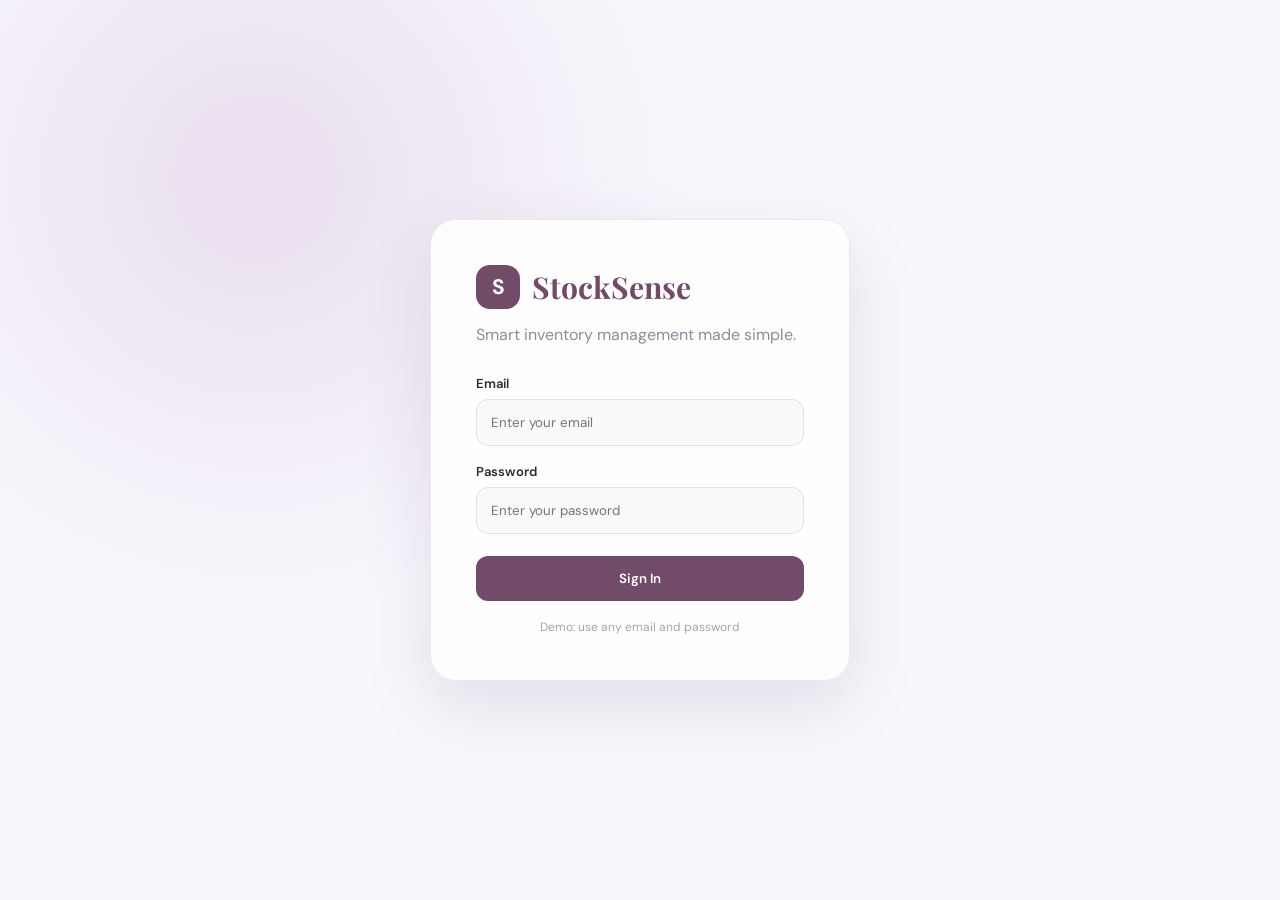
<file: index.html>
<!DOCTYPE html>
<html lang="en">
<head>
    <meta charset="UTF-8">
    <meta name="viewport" content="width=device-width, initial-scale=1.0">
    <title>StockSense | Login</title>
    <link rel="stylesheet" href="style.css">
</head>

<body class="login-body">

    <div class="login-card">

        <div class="brand">
            <div class="brand-icon">S</div>
            <h1>StockSense</h1>
        </div>

        <p class="login-subtitle">
            Smart inventory management made simple.
        </p>

        <form onsubmit="loginUser(event)">

            <label>Email</label>
            <input
                type="email"
                id="email"
                placeholder="Enter your email"
                required
            >

            <label>Password</label>
            <input
                type="password"
                id="password"
                placeholder="Enter your password"
                required
            >

            <button class="primary-btn" type="submit">
                Sign In
            </button>

        </form>

        <p class="demo-text">
            Demo: use any email and password
        </p>

    </div>

    <script src="script.js"></script>

</body>
</html>
</file>
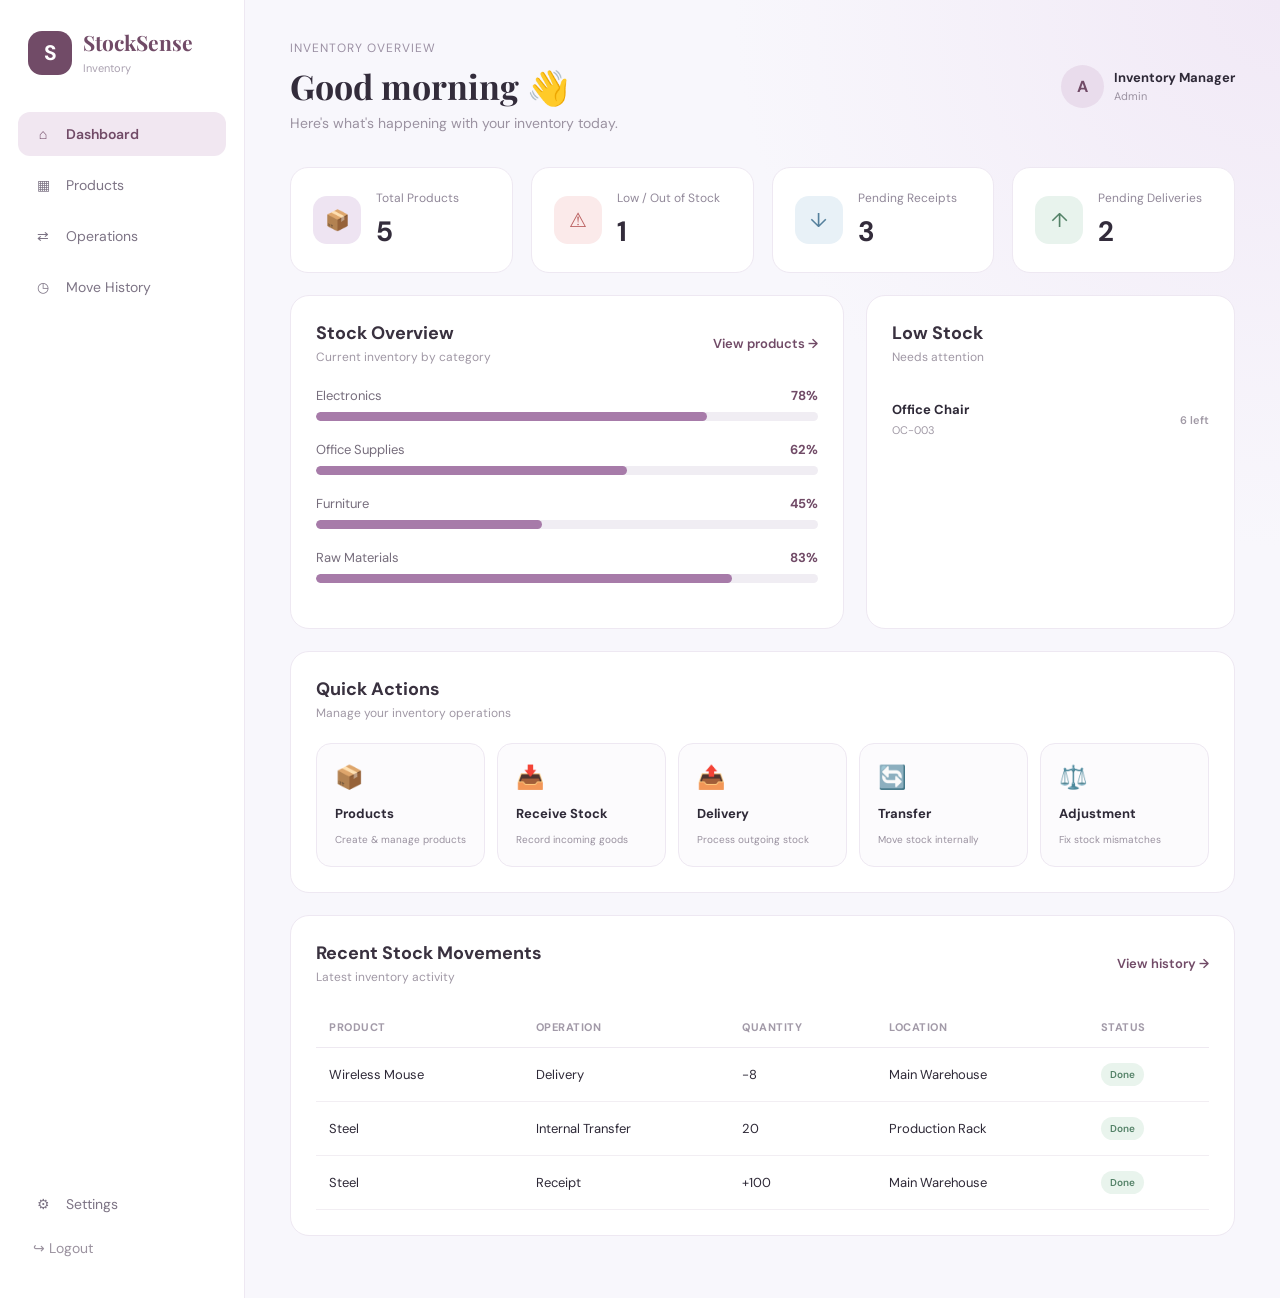
<file: dashboard.html>
<!DOCTYPE html>
<html lang="en">
<head>
    <meta charset="UTF-8">
    <meta name="viewport" content="width=device-width, initial-scale=1.0">

    <title>StockSense | Dashboard</title>

    <link rel="stylesheet" href="style.css">
</head>

<body>

<div class="app">

    <!-- SIDEBAR -->

    <aside class="sidebar">

        <div class="sidebar-brand">
            <div class="brand-icon">S</div>

            <div>
                <h2>StockSense</h2>
                <span>Inventory</span>
            </div>
        </div>

        <nav>

            <a class="nav-item active" href="dashboard.html">
                <span>⌂</span>
                Dashboard
            </a>

            <a class="nav-item" href="products.html">
                <span>▦</span>
                Products
            </a>

            <a class="nav-item" href="operations.html">
                <span>⇄</span>
                Operations
            </a>

            <a class="nav-item" href="operations.html#history">
                <span>◷</span>
                Move History
            </a>

        </nav>

        <div class="sidebar-bottom">

            <a class="nav-item" href="#">
                <span>⚙</span>
                Settings
            </a>

            <button class="logout-btn" onclick="logoutUser()">
                <span>↪</span>
                Logout
            </button>

        </div>

    </aside>


    <!-- MAIN CONTENT -->

    <main class="main">

        <header class="top-header">

            <div>
                <p class="small-label">Inventory Overview</p>

                <h1>Good morning 👋</h1>

                <p class="muted">
                    Here's what's happening with your inventory today.
                </p>
            </div>

            <div class="profile">

                <div class="avatar">
                    A
                </div>

                <div>
                    <strong>Inventory Manager</strong>
                    <span>Admin</span>
                </div>

            </div>

        </header>


        <!-- KPI CARDS -->

        <section class="stats-grid">

            <div class="stat-card">

                <div class="stat-icon purple">
                    📦
                </div>

                <div>
                    <span>Total Products</span>
                    <h2 id="totalProducts">0</h2>
                </div>

            </div>


            <div class="stat-card">

                <div class="stat-icon red">
                    ⚠
                </div>

                <div>
                    <span>Low / Out of Stock</span>
                    <h2 id="lowStock">0</h2>
                </div>

            </div>


            <div class="stat-card">

                <div class="stat-icon blue">
                    ↓
                </div>

                <div>
                    <span>Pending Receipts</span>
                    <h2 id="pendingReceipts">3</h2>
                </div>

            </div>


            <div class="stat-card">

                <div class="stat-icon green">
                    ↑
                </div>

                <div>
                    <span>Pending Deliveries</span>
                    <h2 id="pendingDeliveries">2</h2>
                </div>

            </div>

        </section>


        <!-- CONTENT GRID -->

        <section class="dashboard-grid">

            <!-- STOCK OVERVIEW -->

            <div class="panel large-panel">

                <div class="panel-header">

                    <div>
                        <h2>Stock Overview</h2>
                        <p>Current inventory by category</p>
                    </div>

                    <a href="products.html" class="text-link">
                        View products →
                    </a>

                </div>

                <div class="stock-chart">

                    <div class="chart-row">

                        <div class="chart-info">
                            <span>Electronics</span>
                            <strong>78%</strong>
                        </div>

                        <div class="progress">
                            <div style="width:78%"></div>
                        </div>

                    </div>


                    <div class="chart-row">

                        <div class="chart-info">
                            <span>Office Supplies</span>
                            <strong>62%</strong>
                        </div>

                        <div class="progress">
                            <div style="width:62%"></div>
                        </div>

                    </div>


                    <div class="chart-row">

                        <div class="chart-info">
                            <span>Furniture</span>
                            <strong>45%</strong>
                        </div>

                        <div class="progress">
                            <div style="width:45%"></div>
                        </div>

                    </div>


                    <div class="chart-row">

                        <div class="chart-info">
                            <span>Raw Materials</span>
                            <strong>83%</strong>
                        </div>

                        <div class="progress">
                            <div style="width:83%"></div>
                        </div>

                    </div>

                </div>

            </div>


            <!-- LOW STOCK -->

            <div class="panel">

                <div class="panel-header">

                    <div>
                        <h2>Low Stock</h2>
                        <p>Needs attention</p>
                    </div>

                    <span class="alert-dot"></span>

                </div>

                <div id="lowStockList"></div>

            </div>

        </section>


        <!-- QUICK ACTIONS -->

        <section class="panel quick-panel">

            <div class="panel-header">

                <div>
                    <h2>Quick Actions</h2>
                    <p>Manage your inventory operations</p>
                </div>

            </div>

            <div class="action-grid">

                <a href="products.html" class="action-card">
                    <div>📦</div>
                    <strong>Products</strong>
                    <span>Create & manage products</span>
                </a>

                <a href="operations.html" class="action-card">
                    <div>📥</div>
                    <strong>Receive Stock</strong>
                    <span>Record incoming goods</span>
                </a>

                <a href="operations.html" class="action-card">
                    <div>📤</div>
                    <strong>Delivery</strong>
                    <span>Process outgoing stock</span>
                </a>

                <a href="operations.html" class="action-card">
                    <div>🔄</div>
                    <strong>Transfer</strong>
                    <span>Move stock internally</span>
                </a>

                <a href="operations.html" class="action-card">
                    <div>⚖️</div>
                    <strong>Adjustment</strong>
                    <span>Fix stock mismatches</span>
                </a>

            </div>

        </section>


        <!-- RECENT MOVES -->

        <section class="panel">

            <div class="panel-header">

                <div>
                    <h2>Recent Stock Movements</h2>
                    <p>Latest inventory activity</p>
                </div>

                <a href="operations.html#history" class="text-link">
                    View history →
                </a>

            </div>

            <div class="table-wrapper">

                <table>

                    <thead>
                        <tr>
                            <th>Product</th>
                            <th>Operation</th>
                            <th>Quantity</th>
                            <th>Location</th>
                            <th>Status</th>
                        </tr>
                    </thead>

                    <tbody id="movementTable">

                    </tbody>

                </table>

            </div>

        </section>

    </main>

</div>

<script src="script.js"></script>

</body>
</html>
</file>
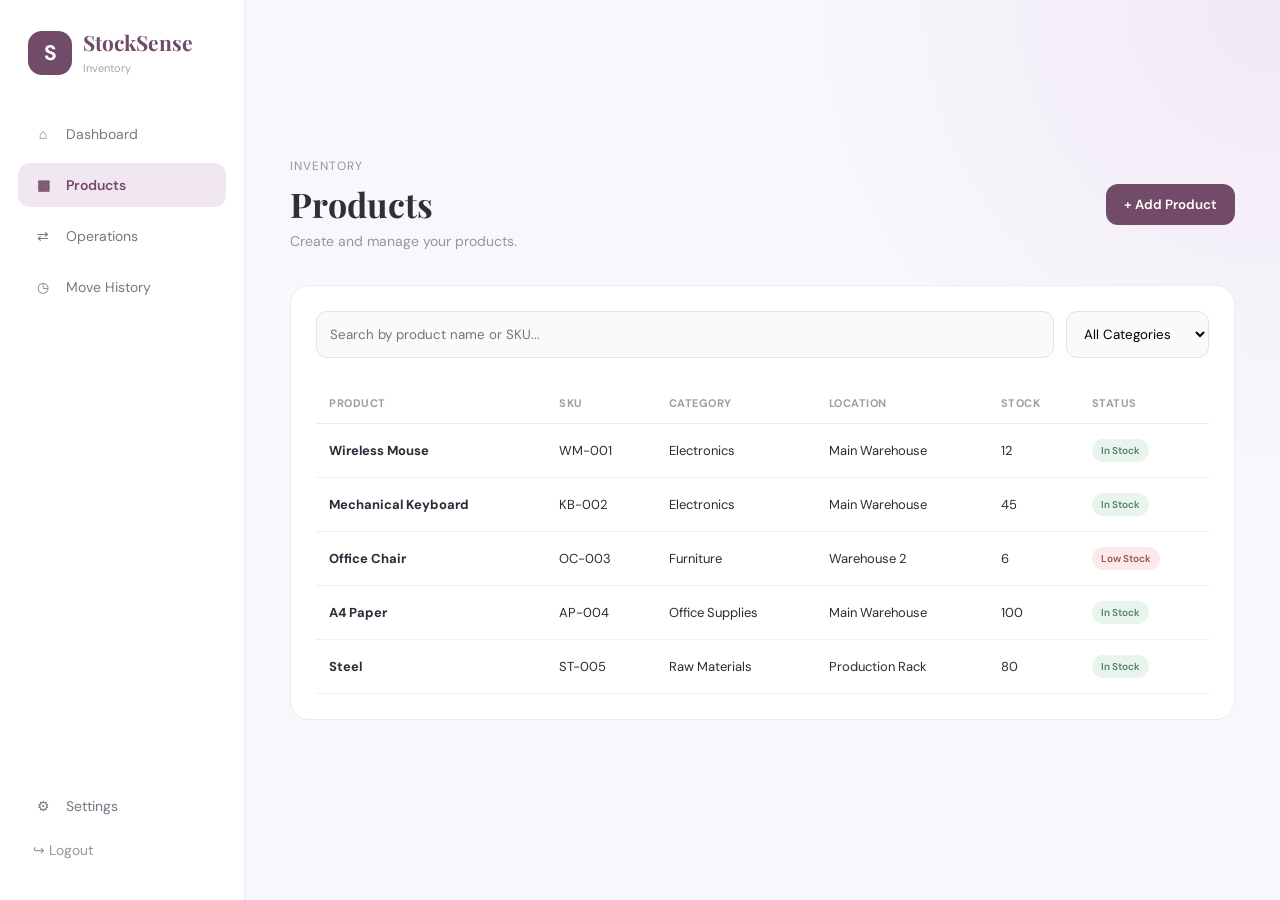
<file: operations.html>
<!DOCTYPE html>
<html lang="en">

<head>

    <meta charset="UTF-8">

    <meta name="viewport" content="width=device-width, initial-scale=1.0">

    <title>StockSense | Products</title>

    <link rel="stylesheet" href="style.css">

</head>


<body>

<div class="app">


    <!-- SIDEBAR -->

    <aside class="sidebar">

        <div class="sidebar-brand">

            <div class="brand-icon">
                S
            </div>

            <div>
                <h2>StockSense</h2>
                <span>Inventory</span>
            </div>

        </div>


        <nav>

            <a class="nav-item" href="dashboard.html">
                <span>⌂</span>
                Dashboard
            </a>

            <a class="nav-item active" href="products.html">
                <span>▦</span>
                Products
            </a>

            <a class="nav-item" href="operations.html">
                <span>⇄</span>
                Operations
            </a>

            <a class="nav-item" href="operations.html#history">
                <span>◷</span>
                Move History
            </a>

        </nav>


        <div class="sidebar-bottom">

            <a class="nav-item" href="#">
                <span>⚙</span>
                Settings
            </a>

            <button class="logout-btn" onclick="logoutUser()">
                <span>↪</span>
                Logout
            </button>

        </div>

    </aside>


    <!-- MAIN -->

    <main class="main">

        <header class="top-header">

            <div>

                <p class="small-label">
                    Inventory
                </p>

                <h1>
                    Products
                </h1>

                <p class="muted">
                    Create and manage your products.
                </p>

            </div>


            <button class="primary-btn small-btn"
                    onclick="openProductModal()">

                + Add Product

            </button>

        </header>


        <!-- SEARCH -->

        <section class="panel">

            <div class="search-area">

                <input
                    type="text"
                    id="productSearch"
                    placeholder="Search by product name or SKU..."
                    onkeyup="renderProducts()"
                >

                <select id="categoryFilter"
                        onchange="renderProducts()">

                    <option value="all">
                        All Categories
                    </option>

                    <option value="Electronics">
                        Electronics
                    </option>

                    <option value="Furniture">
                        Furniture
                    </option>

                    <option value="Office Supplies">
                        Office Supplies
                    </option>

                    <option value="Raw Materials">
                        Raw Materials
                    </option>

                </select>

            </div>


            <div class="table-wrapper">

                <table>

                    <thead>

                        <tr>

                            <th>Product</th>

                            <th>SKU</th>

                            <th>Category</th>

                            <th>Location</th>

                            <th>Stock</th>

                            <th>Status</th>

                        </tr>

                    </thead>


                    <tbody id="productsTable">

                    </tbody>

                </table>

            </div>

        </section>

    </main>

</div>


<!-- PRODUCT MODAL -->

<div id="productModal" class="modal">

    <div class="modal-card">

        <div class="modal-header">

            <h2>Add Product</h2>

            <button onclick="closeProductModal()">
                ×
            </button>

        </div>


        <form onsubmit="addProduct(event)">

            <label>
                Product Name
            </label>

            <input
                id="productName"
                type="text"
                placeholder="Example: Wireless Mouse"
                required
            >


            <label>
                SKU / Code
            </label>

            <input
                id="productSKU"
                type="text"
                placeholder="Example: WM-001"
                required
            >


            <label>
                Category
            </label>

            <select id="productCategory">

                <option>
                    Electronics
                </option>

                <option>
                    Furniture
                </option>

                <option>
                    Office Supplies
                </option>

                <option>
                    Raw Materials
                </option>

            </select>


            <label>
                Initial Stock
            </label>

            <input
                id="productStock"
                type="number"
                min="0"
                placeholder="100"
                required
            >


            <label>
                Location
            </label>

            <input
                id="productLocation"
                type="text"
                placeholder="Main Warehouse"
                required
            >


            <button class="primary-btn"
                    type="submit">

                Create Product

            </button>

        </form>

    </div>

</div>


<script src="script.js"></script>

</body>

</html>
</file>
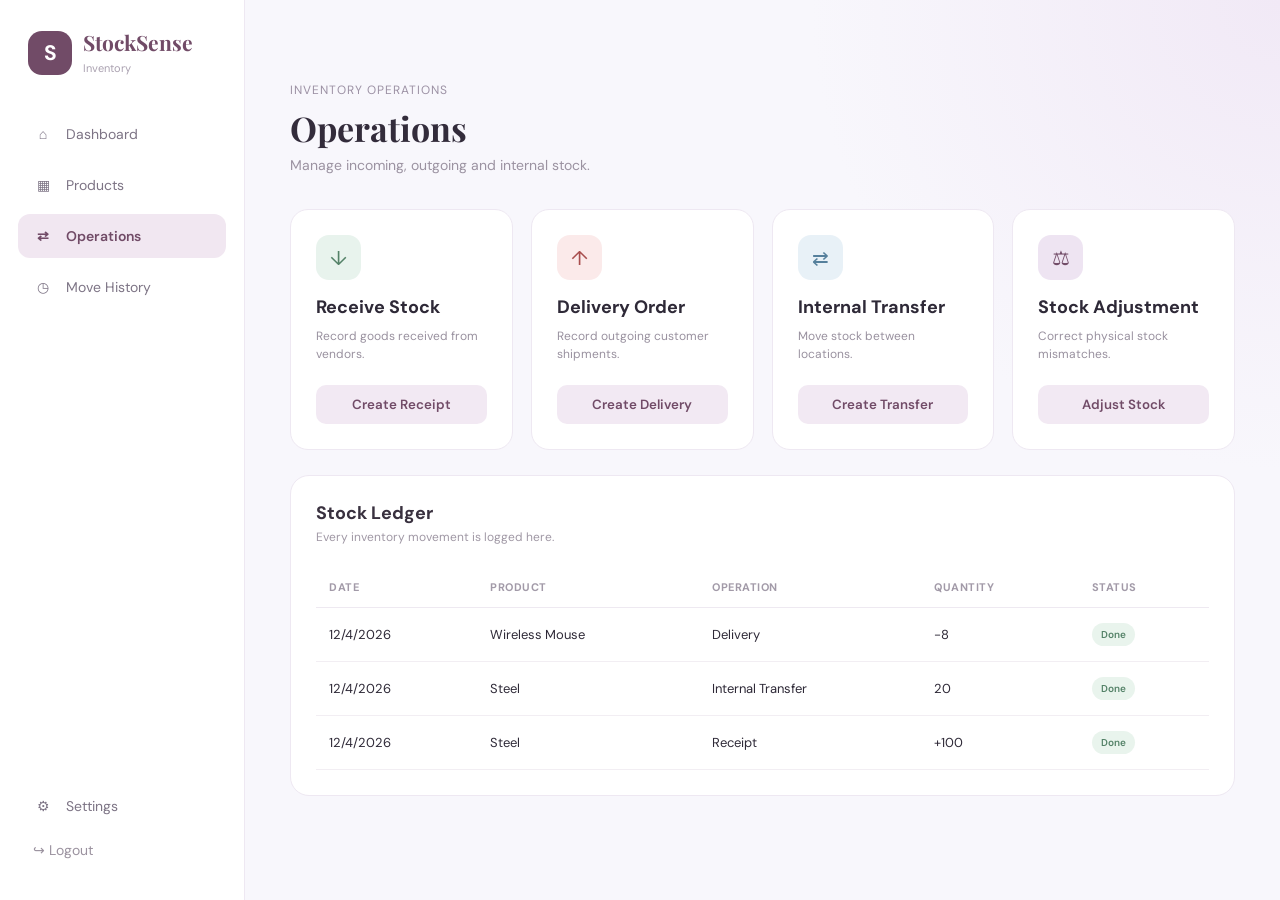
<file: products.html>
<!DOCTYPE html>

<html lang="en">

<head>

    <meta charset="UTF-8">

    <meta name="viewport"
          content="width=device-width, initial-scale=1.0">

    <title>StockSense | Operations</title>

    <link rel="stylesheet"
          href="style.css">

</head>


<body>

<div class="app">


    <!-- SIDEBAR -->

    <aside class="sidebar">

        <div class="sidebar-brand">

            <div class="brand-icon">
                S
            </div>

            <div>
                <h2>StockSense</h2>
                <span>Inventory</span>
            </div>

        </div>


        <nav>

            <a class="nav-item"
               href="dashboard.html">

                <span>⌂</span>
                Dashboard

            </a>


            <a class="nav-item"
               href="products.html">

                <span>▦</span>
                Products

            </a>


            <a class="nav-item active"
               href="operations.html">

                <span>⇄</span>
                Operations

            </a>


            <a class="nav-item"
               href="#history">

                <span>◷</span>
                Move History

            </a>

        </nav>


        <div class="sidebar-bottom">

            <a class="nav-item"
               href="#">

                <span>⚙</span>
                Settings

            </a>


            <button class="logout-btn"
                    onclick="logoutUser()">

                <span>↪</span>
                Logout

            </button>

        </div>

    </aside>


    <!-- MAIN -->

    <main class="main">

        <header class="top-header">

            <div>

                <p class="small-label">
                    Inventory Operations
                </p>

                <h1>
                    Operations
                </h1>

                <p class="muted">
                    Manage incoming, outgoing and internal stock.
                </p>

            </div>

        </header>


        <!-- OPERATION CARDS -->

        <section class="operation-grid">


            <div class="operation-card">

                <div class="operation-icon receive">
                    ↓
                </div>

                <h2>
                    Receive Stock
                </h2>

                <p>
                    Record goods received from vendors.
                </p>

                <button onclick="receiveStock()">
                    Create Receipt
                </button>

            </div>


            <div class="operation-card">

                <div class="operation-icon delivery">
                    ↑
                </div>

                <h2>
                    Delivery Order
                </h2>

                <p>
                    Record outgoing customer shipments.
                </p>

                <button onclick="deliverStock()">
                    Create Delivery
                </button>

            </div>


            <div class="operation-card">

                <div class="operation-icon transfer">
                    ⇄
                </div>

                <h2>
                    Internal Transfer
                </h2>

                <p>
                    Move stock between locations.
                </p>

                <button onclick="transferStock()">
                    Create Transfer
                </button>

            </div>


            <div class="operation-card">

                <div class="operation-icon adjustment">
                    ⚖
                </div>

                <h2>
                    Stock Adjustment
                </h2>

                <p>
                    Correct physical stock mismatches.
                </p>

                <button onclick="adjustStock()">
                    Adjust Stock
                </button>

            </div>

        </section>


        <!-- HISTORY -->

        <section class="panel"
                 id="history">

            <div class="panel-header">

                <div>

                    <h2>
                        Stock Ledger
                    </h2>

                    <p>
                        Every inventory movement is logged here.
                    </p>

                </div>

            </div>


            <div class="table-wrapper">

                <table>

                    <thead>

                        <tr>

                            <th>Date</th>
                            <th>Product</th>
                            <th>Operation</th>
                            <th>Quantity</th>
                            <th>Status</th>

                        </tr>

                    </thead>


                    <tbody id="historyTable">

                    </tbody>

                </table>

            </div>

        </section>

    </main>

</div>


<script src="script.js"></script>

</body>

</html>
</file>
<file: style.css>
@import url('https://fonts.googleapis.com/css2?family=DM+Sans:wght@400;500;600;700&family=Playfair+Display:wght@600;700&display=swap');


/* =========================
   GLOBAL
========================= */

* {
    margin: 0;
    padding: 0;
    box-sizing: border-box;
}


body {
    font-family: "DM Sans", sans-serif;

    background:
        radial-gradient(
            circle at top right,
            #f1e9f6 0,
            transparent 30%
        ),
        #f8f7fc;

    color: #2e2937;
}


a {
    text-decoration: none;
    color: inherit;
}


button,
input,
select {
    font-family: inherit;
}


/* =========================
   LOGIN
========================= */

.login-body {

    min-height: 100vh;

    display: flex;

    justify-content: center;

    align-items: center;

    background:
        radial-gradient(
            circle at 20% 20%,
            #eadff0,
            transparent 35%
        ),
        #f8f7fc;
}


.login-card {

    width: 420px;

    padding: 45px;

    background: rgba(255,255,255,0.92);

    border: 1px solid #eee7f2;

    border-radius: 26px;

    box-shadow:
        0 25px 70px rgba(76, 52, 88, 0.12);
}


.brand {

    display: flex;

    align-items: center;

    gap: 12px;

    margin-bottom: 15px;
}


.brand-icon {

    width: 44px;

    height: 44px;

    display: flex;

    align-items: center;

    justify-content: center;

    background: #714b67;

    color: white;

    border-radius: 14px;

    font-weight: 700;

    font-size: 21px;
}


.brand h1 {

    font-family:
        "Playfair Display",
        serif;

    color: #714b67;

    font-size: 30px;
}


.login-subtitle {

    color: #91899d;

    margin-bottom: 30px;
}


.login-card label {

    display: block;

    font-size: 13px;

    font-weight: 600;

    margin: 17px 0 7px;
}


.login-card input {

    width: 100%;

    padding: 14px;

    border: 1px solid #e5dfeb;

    border-radius: 12px;

    outline: none;

    background: #faf9fc;
}


.login-card input:focus {

    border-color: #714b67;

    box-shadow:
        0 0 0 3px #eee4f0;
}


.primary-btn {

    width: 100%;

    border: none;

    padding: 14px 20px;

    margin-top: 22px;

    border-radius: 12px;

    background: #714b67;

    color: white;

    font-weight: 600;

    cursor: pointer;

    transition: 0.2s;
}


.primary-btn:hover {

    transform: translateY(-2px);

    box-shadow:
        0 10px 25px rgba(113,75,103,.2);
}


.demo-text {

    text-align: center;

    margin-top: 18px;

    font-size: 12px;

    color: #aaa1b0;
}


/* =========================
   APP
========================= */

.app {

    display: flex;

    min-height: 100vh;
}


/* =========================
   SIDEBAR
========================= */

.sidebar {

    width: 245px;

    min-height: 100vh;

    background: #ffffff;

    border-right: 1px solid #eee8f2;

    padding: 28px 18px;

    display: flex;

    flex-direction: column;
}


.sidebar-brand {

    display: flex;

    align-items: center;

    gap: 11px;

    padding: 0 10px 35px;
}


.sidebar-brand h2 {

    font-family:
        "Playfair Display",
        serif;

    font-size: 21px;

    color: #714b67;
}


.sidebar-brand span {

    font-size: 11px;

    color: #aaa1b0;
}


.sidebar nav {

    display: flex;

    flex-direction: column;

    gap: 7px;
}


.nav-item {

    display: flex;

    align-items: center;

    gap: 13px;

    padding: 13px 15px;

    border-radius: 12px;

    color: #7d7485;

    font-size: 14px;

    transition: .2s;
}


.nav-item span {

    width: 20px;

    text-align: center;
}


.nav-item:hover {

    background: #f6f0f7;

    color: #714b67;
}


.nav-item.active {

    background: #f1e7f1;

    color: #714b67;

    font-weight: 600;
}


.sidebar-bottom {

    margin-top: auto;
}


.logout-btn {

    width: 100%;

    border: none;

    background: transparent;

    color: #9b929f;

    padding: 13px 15px;

    text-align: left;

    cursor: pointer;

    border-radius: 12px;

    font-size: 14px;
}


.logout-btn:hover {

    background: #faf2f2;

    color: #a34c4c;
}


/* =========================
   MAIN
========================= */

.main {

    flex: 1;

    padding: 40px 45px;

    max-width: 1500px;

    margin: auto;
}


.top-header {

    display: flex;

    justify-content: space-between;

    align-items: center;

    margin-bottom: 35px;
}


.small-label {

    color: #9c91a4;

    font-size: 12px;

    text-transform: uppercase;

    letter-spacing: 1px;

    margin-bottom: 7px;
}


.top-header h1 {

    font-family:
        "Playfair Display",
        serif;

    font-size: 34px;

    color: #332c3b;
}


.muted {

    color: #9b92a1;

    margin-top: 5px;

    font-size: 14px;
}


/* =========================
   PROFILE
========================= */

.profile {

    display: flex;

    align-items: center;

    gap: 10px;
}


.profile strong {

    display: block;

    font-size: 13px;
}


.profile span {

    display: block;

    color: #9b92a1;

    font-size: 11px;

    margin-top: 3px;
}


.avatar {

    width: 43px;

    height: 43px;

    border-radius: 50%;

    display: flex;

    align-items: center;

    justify-content: center;

    background: #e9dcec;

    color: #714b67;

    font-weight: 700;
}


/* =========================
   STATS
========================= */

.stats-grid {

    display: grid;

    grid-template-columns:
        repeat(4, 1fr);

    gap: 18px;

    margin-bottom: 22px;
}


.stat-card {

    background: white;

    border: 1px solid #eee8f2;

    border-radius: 18px;

    padding: 22px;

    display: flex;

    align-items: center;

    gap: 15px;

    transition: .25s;
}


.stat-card:hover {

    transform: translateY(-3px);

    box-shadow:
        0 15px 35px rgba(73,51,83,.08);
}


.stat-card span {

    display: block;

    color: #918899;

    font-size: 12px;

    margin-bottom: 7px;
}


.stat-card h2 {

    font-size: 28px;

    color: #332c3b;
}


.stat-icon {

    width: 48px;

    height: 48px;

    border-radius: 14px;

    display: flex;

    align-items: center;

    justify-content: center;

    font-size: 20px;
}


.purple {

    background: #eee4f2;

    color: #714b67;
}


.red {

    background: #fbeaea;

    color: #b95d5d;
}


.blue {

    background: #e8f1f7;

    color: #55809c;
}


.green {

    background: #e8f3ed;

    color: #548268;
}


/* =========================
   PANELS
========================= */

.panel {

    background: white;

    border: 1px solid #eee8f2;

    border-radius: 19px;

    padding: 25px;

    margin-bottom: 22px;
}


.panel-header {

    display: flex;

    justify-content: space-between;

    align-items: center;

    margin-bottom: 22px;
}


.panel-header h2 {

    font-size: 18px;

    color: #39313f;
}


.panel-header p {

    color: #a098a5;

    font-size: 12px;

    margin-top: 4px;
}


.text-link {

    color: #714b67;

    font-size: 13px;

    font-weight: 600;
}


/* =========================
   DASHBOARD GRID
========================= */

.dashboard-grid {

    display: grid;

    grid-template-columns:
        1.5fr 1fr;

    gap: 22px;
}


/* =========================
   CHART
========================= */

.chart-row {

    margin-bottom: 20px;
}


.chart-info {

    display: flex;

    justify-content: space-between;

    font-size: 13px;

    margin-bottom: 8px;
}


.chart-info span {

    color: #766d7c;
}


.chart-info strong {

    color: #714b67;
}


.progress {

    height: 9px;

    background: #f0edf3;

    border-radius: 20px;

    overflow: hidden;
}


.progress div {

    height: 100%;

    background: #a77ba9;

    border-radius: 20px;
}


/* =========================
   LOW STOCK
========================= */

.low-stock-item {

    display: flex;

    justify-content: space-between;

    align-items: center;

    padding: 14px 0;

    border-bottom: 1px solid #f1edf3;
}


.low-stock-item:last-child {

    border-bottom: none;
}


.low-stock-item strong {

    display: block;

    font-size: 13px;
}


.low-stock-item span {

    font-size: 11px;

    color: #a099a5;
}


.stock-warning {

    color: #b45b5b;

    font-weight: 600;

    font-size: 12px;
}


/* =========================
   QUICK ACTIONS
========================= */

.action-grid {

    display: grid;

    grid-template-columns:
        repeat(5, 1fr);

    gap: 12px;
}


.action-card {

    padding: 18px;

    border: 1px solid #eee8f2;

    border-radius: 15px;

    background: #fcfbfd;

    transition: .2s;
}


.action-card:hover {

    border-color: #d9c4dd;

    transform: translateY(-3px);

    background: #f9f4fa;
}


.action-card div {

    font-size: 23px;

    margin-bottom: 13px;
}


.action-card strong {

    display: block;

    font-size: 13px;

    margin-bottom: 5px;
}


.action-card span {

    color: #99919f;

    font-size: 10px;
}


/* =========================
   TABLE
========================= */

.table-wrapper {

    overflow-x: auto;
}


table {

    width: 100%;

    border-collapse: collapse;
}


th {

    text-align: left;

    font-size: 11px;

    text-transform: uppercase;

    letter-spacing: .5px;

    color: #a29aa8;

    padding: 13px;

    border-bottom: 1px solid #eee9f1;
}


td {

    padding: 15px 13px;

    font-size: 13px;

    border-bottom: 1px solid #f2eef3;
}


.status {

    display: inline-block;

    padding: 5px 9px;

    border-radius: 20px;

    font-size: 10px;

    font-weight: 600;
}


.status.done {

    background: #e9f4ed;

    color: #548268;
}


.status.low {

    background: #fbeaea;

    color: #a84e4e;
}


/* =========================
   SEARCH
========================= */

.search-area {

    display: flex;

    gap: 12px;

    margin-bottom: 25px;
}


.search-area input,
.search-area select {

    padding: 13px;

    border: 1px solid #e7e1eb;

    border-radius: 11px;

    background: #faf9fc;

    outline: none;
}


.search-area input {

    flex: 1;
}


.search-area input:focus,
.search-area select:focus {

    border-color: #9d79a2;
}


/* =========================
   SMALL BUTTON
========================= */

.small-btn {

    width: auto;

    margin: 0;

    padding: 12px 18px;
}


/* =========================
   MODAL
========================= */

.modal {

    display: none;

    position: fixed;

    inset: 0;

    background: rgba(35,27,40,.35);

    backdrop-filter: blur(5px);

    align-items: center;

    justify-content: center;

    z-index: 100;
}


.modal.show {

    display: flex;
}


.modal-card {

    width: 450px;

    max-width: 90%;

    background: white;

    border-radius: 20px;

    padding: 28px;

    box-shadow:
        0 30px 80px rgba(40,30,45,.2);
}


.modal-header {

    display: flex;

    justify-content: space-between;

    align-items: center;

    margin-bottom: 20px;
}


.modal-header button {

    border: none;

    background: #f4f0f5;

    border-radius: 50%;

    width: 32px;

    height: 32px;

    cursor: pointer;

    font-size: 20px;
}


.modal-card label {

    display: block;

    font-size: 12px;

    font-weight: 600;

    margin: 14px 0 6px;
}


.modal-card input,
.modal-card select {

    width: 100%;

    padding: 12px;

    border: 1px solid #e5dfe9;

    border-radius: 10px;

    outline: none;

    background: #faf9fc;
}


/* =========================
   OPERATIONS
========================= */

.operation-grid {

    display: grid;

    grid-template-columns:
        repeat(4, 1fr);

    gap: 18px;

    margin-bottom: 25px;
}


.operation-card {

    background: white;

    border: 1px solid #eee8f2;

    border-radius: 18px;

    padding: 25px;
}


.operation-card h2 {

    font-size: 18px;

    margin: 15px 0 8px;
}


.operation-card p {

    color: #99919f;

    font-size: 12px;

    line-height: 1.5;

    min-height: 38px;
}


.operation-card button {

    width: 100%;

    margin-top: 20px;

    padding: 11px;

    border: none;

    border-radius: 10px;

    background: #f2e9f3;

    color: #714b67;

    font-weight: 600;

    cursor: pointer;
}


.operation-icon {

    width: 45px;

    height: 45px;

    border-radius: 13px;

    display: flex;

    align-items: center;

    justify-content: center;

    font-size: 20px;
}


.receive {

    background: #e8f3ed;

    color: #548268;
}


.delivery {

    background: #fbeaea;

    color: #a84e4e;
}


.transfer {

    background: #e8f1f7;

    color: #55809c;
}


.adjustment {

    background: #eee4f2;

    color: #714b67;
}


/* =========================
   MOBILE
========================= */

@media(max-width: 1100px) {

    .stats-grid {

        grid-template-columns:
            repeat(2,1fr);
    }

    .operation-grid {

        grid-template-columns:
            repeat(2,1fr);
    }

    .action-grid {

        grid-template-columns:
            repeat(3,1fr);
    }
}


@media(max-width: 850px) {

    .sidebar {

        width: 75px;

        padding: 20px 10px;
    }

    .sidebar-brand div:not(.brand-icon),
    .nav-item:not(.nav-item span),
    .nav-item {
        font-size: 0;
    }

    .nav-item span {

        font-size: 18px;
    }

    .sidebar-brand {

        justify-content: center;

        padding-bottom: 25px;
    }

    .main {

        padding: 25px;
    }

    .dashboard-grid {

        grid-template-columns: 1fr;
    }
}


@media(max-width: 600px) {

    .stats-grid,
    .operation-grid {

        grid-template-columns: 1fr;
    }

    .action-grid {

        grid-template-columns:
            repeat(2,1fr);
    }

    .top-header {

        flex-direction: column;

        align-items: flex-start;

        gap: 20px;
    }

    .search-area {

        flex-direction: column;
    }
}
</file>
